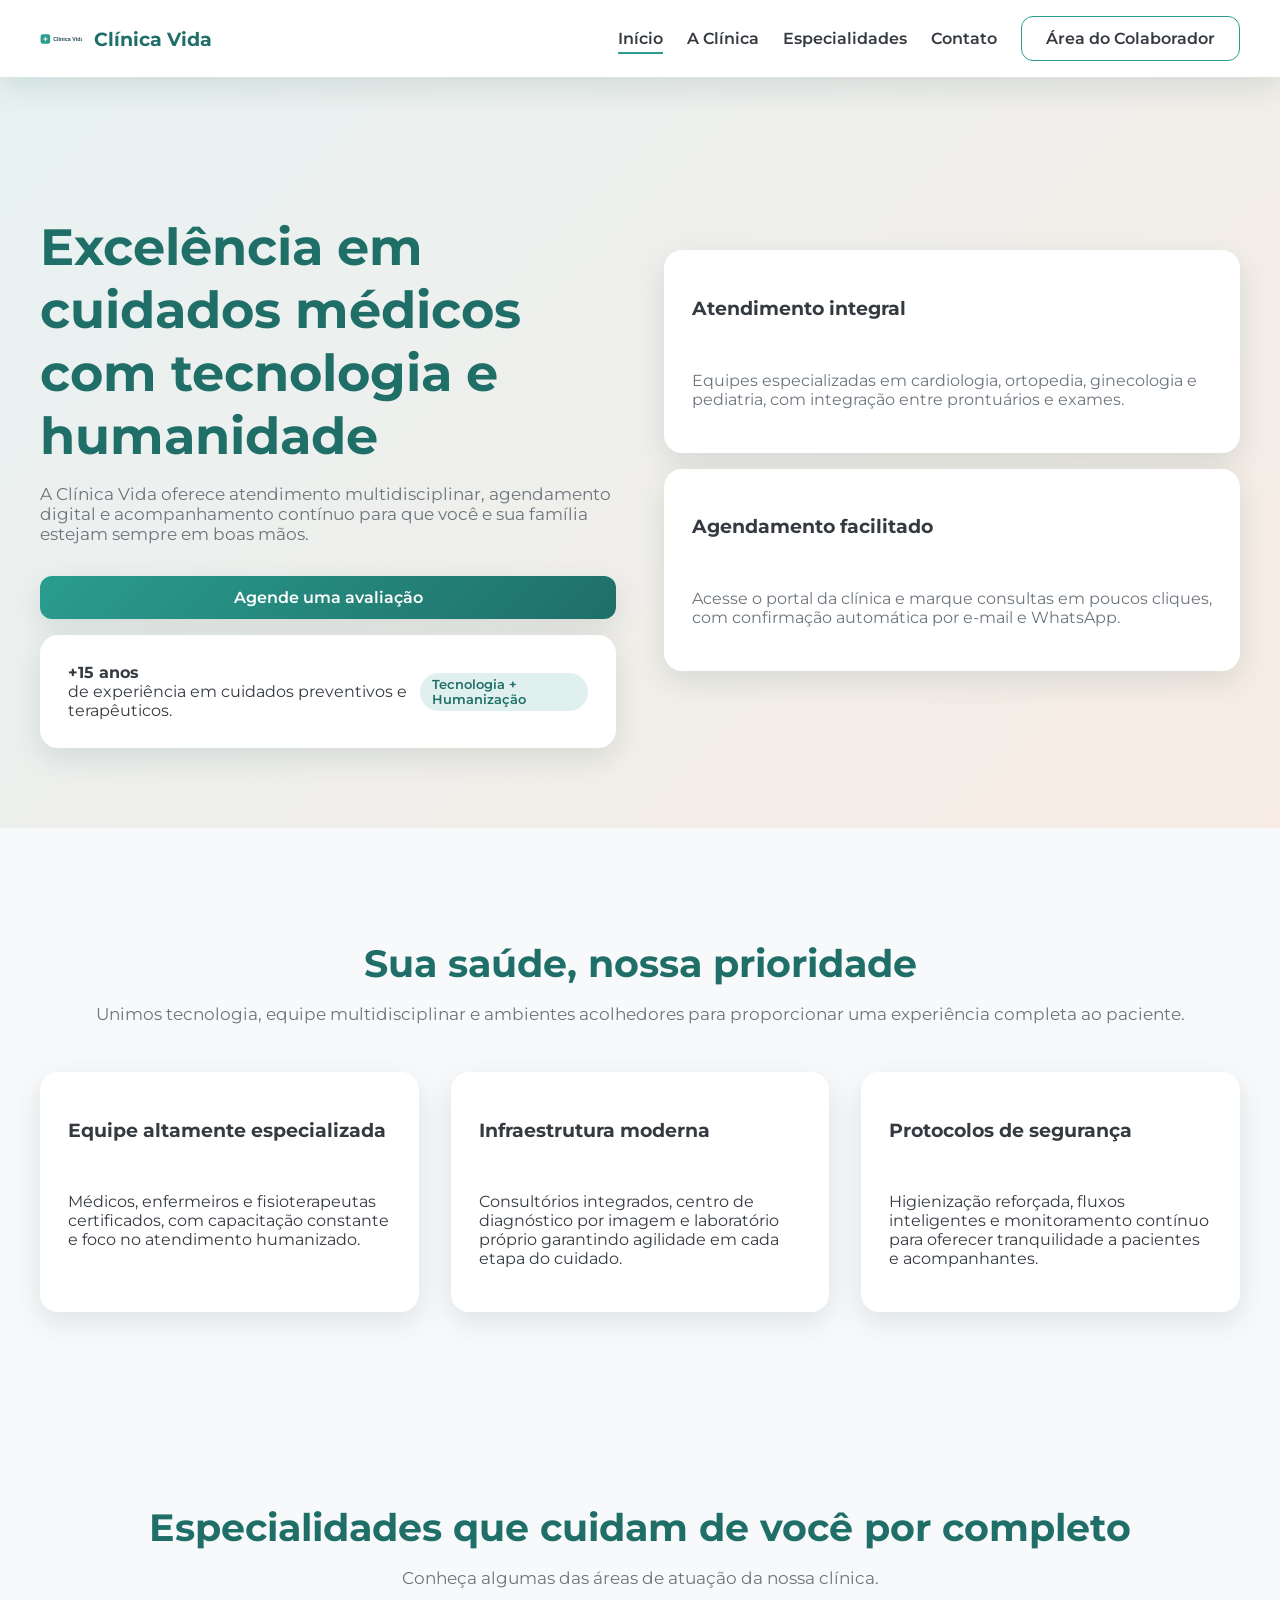
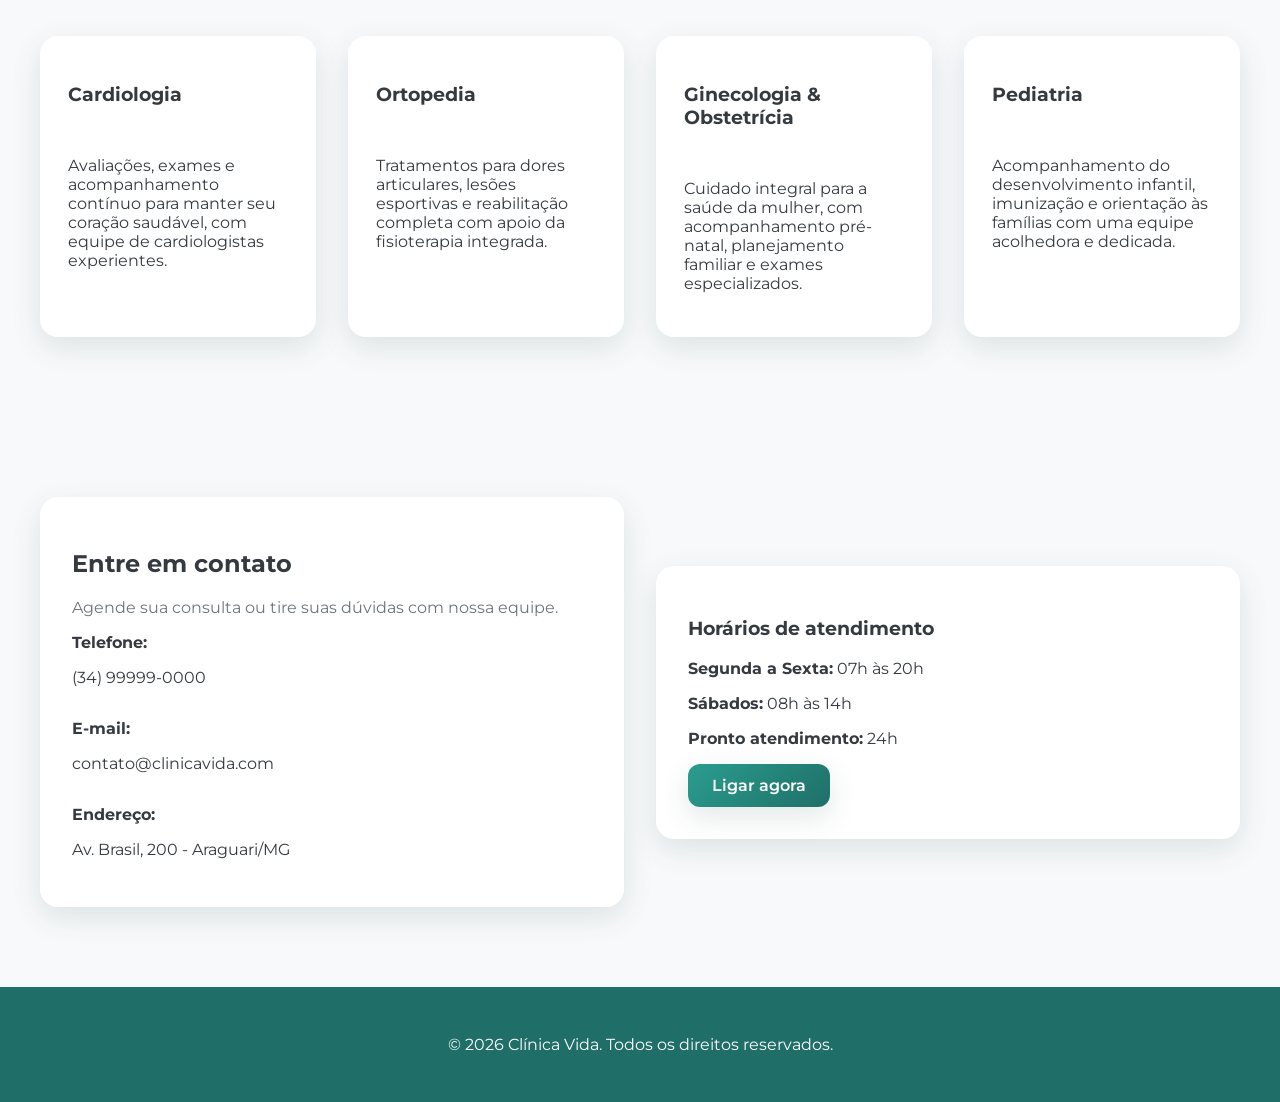
<file: clinica-medica-frontend/index.html>
<!DOCTYPE html>
<html lang="pt-BR">
<head>
  <meta charset="UTF-8" />
  <meta name="viewport" content="width=device-width, initial-scale=1.0" />
  <title>Clínica Vida | Cuidado completo para toda a família</title>
  <link rel="stylesheet" href="css/style.css" />
  <link rel="preconnect" href="https://fonts.googleapis.com" />
  <link rel="preconnect" href="https://fonts.gstatic.com" crossorigin />
  <link href="https://fonts.googleapis.com/css2?family=Montserrat:wght@400;500;600;700&display=swap" rel="stylesheet" />
</head>
<body>
  <header class="navbar">
    <div class="container">
      <a href="#inicio" class="navbar-brand">
        <img src="img/logo.svg" alt="Clínica Vida" width="42" height="42" />
        Clínica Vida
      </a>
      <nav class="navbar-links">
        <a href="#inicio" class="active">Início</a>
        <a href="#sobre">A Clínica</a>
        <a href="#especialidades">Especialidades</a>
        <a href="#contato">Contato</a>
        <a class="btn btn-outline" href="login.html">Área do Colaborador</a>
      </nav>
    </div>
  </header>

  <main>
    <section class="hero" id="inicio">
      <div class="container hero-grid">
        <div>
          <h1 class="hero-title">Excelência em cuidados médicos com tecnologia e humanidade</h1>
          <p class="hero-description">
            A Clínica Vida oferece atendimento multidisciplinar, agendamento digital
            e acompanhamento contínuo para que você e sua família estejam sempre em boas mãos.
          </p>
          <div class="stack">
            <a class="btn btn-primary" href="#contato">Agende uma avaliação</a>
            <div class="highlight-card">
              <div class="flex-between">
                <span>
                  <strong>+15 anos</strong><br />
                  de experiência em cuidados preventivos e terapêuticos.
                </span>
                <span class="tag">Tecnologia + Humanização</span>
              </div>
            </div>
          </div>
        </div>
        <div class="stack">
          <div class="highlight-card">
            <h3>Atendimento integral</h3>
            <p class="text-muted">
              Equipes especializadas em cardiologia, ortopedia, ginecologia e pediatria, com integração entre prontuários e exames.
            </p>
          </div>
          <div class="highlight-card">
            <h3>Agendamento facilitado</h3>
            <p class="text-muted">
              Acesse o portal da clínica e marque consultas em poucos cliques, com confirmação automática por e-mail e WhatsApp.
            </p>
          </div>
        </div>
      </div>
    </section>

    <section class="section" id="sobre">
      <div class="container">
        <div class="section-header">
          <h2 class="section-title">Sua saúde, nossa prioridade</h2>
          <p class="section-subtitle">
            Unimos tecnologia, equipe multidisciplinar e ambientes acolhedores para proporcionar uma experiência completa ao paciente.
          </p>
        </div>
        <div class="card-grid">
          <article class="card">
            <h3>Equipe altamente especializada</h3>
            <p>
              Médicos, enfermeiros e fisioterapeutas certificados, com capacitação constante e foco no atendimento humanizado.
            </p>
          </article>
          <article class="card">
            <h3>Infraestrutura moderna</h3>
            <p>
              Consultórios integrados, centro de diagnóstico por imagem e laboratório próprio garantindo agilidade em cada etapa do cuidado.
            </p>
          </article>
          <article class="card">
            <h3>Protocolos de segurança</h3>
            <p>
              Higienização reforçada, fluxos inteligentes e monitoramento contínuo para oferecer tranquilidade a pacientes e acompanhantes.
            </p>
          </article>
        </div>
      </div>
    </section>

    <section class="section" id="especialidades">
      <div class="container">
        <div class="section-header">
          <h2 class="section-title">Especialidades que cuidam de você por completo</h2>
          <p class="section-subtitle">
            Conheça algumas das áreas de atuação da nossa clínica.
          </p>
        </div>
        <div class="card-grid">
          <article class="card">
            <h3>Cardiologia</h3>
            <p>
              Avaliações, exames e acompanhamento contínuo para manter seu coração saudável, com equipe de cardiologistas experientes.
            </p>
          </article>
          <article class="card">
            <h3>Ortopedia</h3>
            <p>
              Tratamentos para dores articulares, lesões esportivas e reabilitação completa com apoio da fisioterapia integrada.
            </p>
          </article>
          <article class="card">
            <h3>Ginecologia &amp; Obstetrícia</h3>
            <p>
              Cuidado integral para a saúde da mulher, com acompanhamento pré-natal, planejamento familiar e exames especializados.
            </p>
          </article>
          <article class="card">
            <h3>Pediatria</h3>
            <p>
              Acompanhamento do desenvolvimento infantil, imunização e orientação às famílias com uma equipe acolhedora e dedicada.
            </p>
          </article>
        </div>
      </div>
    </section>

    <section class="section" id="contato">
      <div class="container contact-wrapper">
        <div class="contact-card">
          <h2>Entre em contato</h2>
          <p class="text-muted">Agende sua consulta ou tire suas dúvidas com nossa equipe.</p>
          <div class="stack">
            <div>
              <strong>Telefone:</strong>
              <p>(34) 99999-0000</p>
            </div>
            <div>
              <strong>E-mail:</strong>
              <p>contato@clinicavida.com</p>
            </div>
            <div>
              <strong>Endereço:</strong>
              <p>Av. Brasil, 200 - Araguari/MG</p>
            </div>
          </div>
        </div>
        <div class="contact-card">
          <h3>Horários de atendimento</h3>
          <ul class="stack" style="list-style: none; padding: 0;">
            <li><strong>Segunda a Sexta:</strong> 07h às 20h</li>
            <li><strong>Sábados:</strong> 08h às 14h</li>
            <li><strong>Pronto atendimento:</strong> 24h</li>
          </ul>
          <a class="btn btn-primary" href="tel:+5534999990000">Ligar agora</a>
        </div>
      </div>
    </section>
  </main>

  <footer class="footer">
    <div class="container">
      <p>&copy; <span id="year"></span> Clínica Vida. Todos os direitos reservados.</p>
    </div>
  </footer>

  <script src="js/jquery.min.js"></script>
  <script>
    document.getElementById('year').textContent = new Date().getFullYear();
  </script>
</body>
</html>
</file>
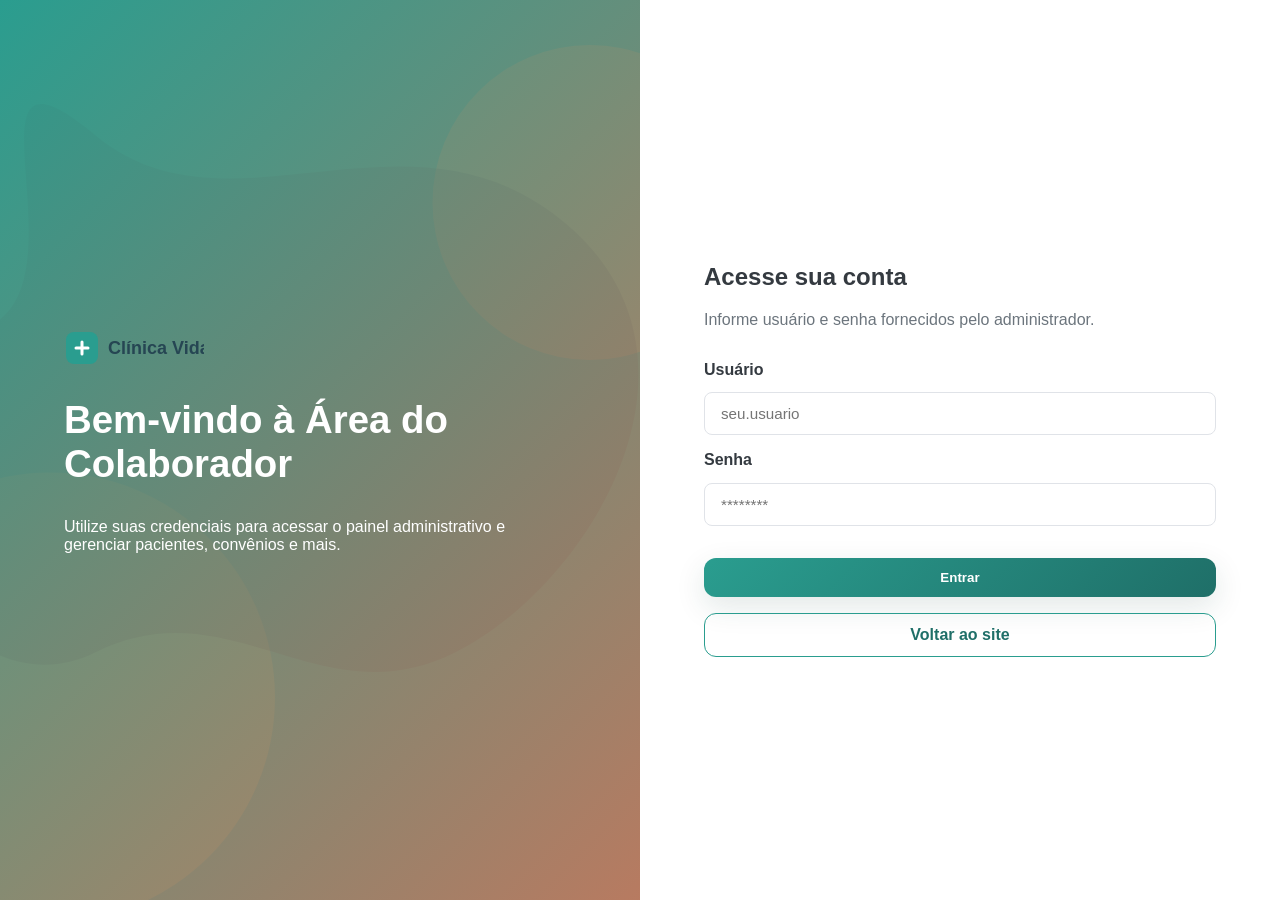
<file: clinica-medica-frontend/login.html>
<!DOCTYPE html>
<html lang="pt-BR">
<head>
  <meta charset="UTF-8" />
  <meta name="viewport" content="width=device-width, initial-scale=1.0" />
  <title>Login | Clínica Vida</title>
  <link rel="stylesheet" href="css/style.css" />
</head>
<body>
  <div class="login-wrapper">
    <section class="login-hero">
      <img src="img/logo.svg" alt="Clínica Vida" width="140" />
      <h1>Bem-vindo à Área do Colaborador</h1>
      <p>Utilize suas credenciais para acessar o painel administrativo e gerenciar pacientes, convênios e mais.</p>
    </section>
    <section class="login-form">
      <form id="login-form" class="stack">
        <div>
          <h2>Acesse sua conta</h2>
          <p class="text-muted">Informe usuário e senha fornecidos pelo administrador.</p>
        </div>
        <div class="form-group">
          <label for="usuario">Usuário</label>
          <input type="text" id="usuario" name="usuario" placeholder="seu.usuario" autocomplete="username" required />
        </div>
        <div class="form-group">
          <label for="senha">Senha</label>
          <input type="password" id="senha" name="senha" placeholder="********" autocomplete="current-password" required />
        </div>
        <div id="login-feedback"></div>
        <div class="form-actions">
          <button type="submit" class="btn btn-primary">Entrar</button>
          <a href="index.html" class="btn btn-outline">Voltar ao site</a>
        </div>
      </form>
    </section>
  </div>

  <script src="js/jquery.min.js"></script>
  <script src="js/api.js"></script>
  <script src="js/auth.js"></script>
</body>
</html>
</file>
<file: clinica-medica-frontend/css/style.css>
:root {
  --primary-color: #2a9d8f;
  --primary-dark: #1f6f68;
  --secondary-color: #f4a261;
  --accent-color: #e76f51;
  --neutral-100: #ffffff;
  --neutral-200: #f8f9fb;
  --neutral-300: #e0e3e8;
  --neutral-500: #6c757d;
  --neutral-700: #343a40;
  --shadow-soft: 0 10px 30px rgba(15, 64, 60, 0.12);
  --radius-lg: 18px;
  --radius-md: 12px;
  --radius-sm: 8px;
  --max-width: 1200px;
  font-family: 'Montserrat', 'Segoe UI', sans-serif;
}

* {
  box-sizing: border-box;
}

body {
  margin: 0;
  font-family: 'Montserrat', 'Segoe UI', sans-serif;
  color: var(--neutral-700);
  background: var(--neutral-200);
}

a {
  color: inherit;
  text-decoration: none;
}

a:hover {
  color: var(--primary-color);
}

img {
  max-width: 100%;
  display: block;
}

.container {
  width: min(95%, var(--max-width));
  margin: 0 auto;
}

.btn {
  display: inline-flex;
  align-items: center;
  justify-content: center;
  gap: 0.5rem;
  padding: 0.75rem 1.5rem;
  border-radius: var(--radius-md);
  border: none;
  cursor: pointer;
  font-weight: 600;
  transition: transform 0.2s ease, box-shadow 0.2s ease;
}

.btn-primary {
  background: linear-gradient(135deg, var(--primary-color), var(--primary-dark));
  color: var(--neutral-100);
  box-shadow: var(--shadow-soft);
}

.btn-primary:hover {
  transform: translateY(-1px);
}

.btn-secondary {
  background: var(--secondary-color);
  color: var(--neutral-100);
}

.btn-outline {
  background: transparent;
  color: var(--primary-dark);
  border: 1px solid var(--primary-color);
}

.btn-danger {
  background: var(--accent-color);
  color: var(--neutral-100);
}

.btn:disabled {
  opacity: 0.5;
  cursor: not-allowed;
}

input,
select,
textarea {
  width: 100%;
  padding: 0.75rem 1rem;
  border-radius: var(--radius-sm);
  border: 1px solid var(--neutral-300);
  background: var(--neutral-100);
  font-size: 0.95rem;
  transition: border-color 0.2s ease;
}

input:focus,
select:focus,
textarea:focus {
  outline: none;
  border-color: var(--primary-color);
}

label {
  display: block;
  font-weight: 600;
  margin-bottom: 0.35rem;
}

.table-wrapper {
  background: var(--neutral-100);
  border-radius: var(--radius-lg);
  box-shadow: var(--shadow-soft);
  overflow: hidden;
}

table {
  width: 100%;
  border-collapse: collapse;
}

th,
td {
  padding: 1rem;
  text-align: left;
  font-size: 0.95rem;
}

th {
  background: var(--neutral-200);
  color: var(--neutral-700);
  letter-spacing: 0.02em;
}

tr:nth-child(even) {
  background: rgba(42, 157, 143, 0.05);
}

.tag {
  display: inline-flex;
  align-items: center;
  padding: 0.25rem 0.75rem;
  border-radius: 999px;
  background: rgba(42, 157, 143, 0.15);
  color: var(--primary-dark);
  font-weight: 600;
  font-size: 0.8rem;
}

.status-badge {
  display: inline-flex;
  align-items: center;
  gap: 0.35rem;
  padding: 0.25rem 0.75rem;
  border-radius: 999px;
  font-weight: 600;
  font-size: 0.8rem;
}

.status-badge.success {
  background: rgba(42, 157, 143, 0.15);
  color: var(--primary-dark);
}

.status-badge.warning {
  background: rgba(244, 162, 97, 0.18);
  color: #8c501f;
}

.status-badge.danger {
  background: rgba(231, 111, 81, 0.2);
  color: #8c2b17;
}

.navbar {
  background: var(--neutral-100);
  box-shadow: var(--shadow-soft);
  position: sticky;
  top: 0;
  z-index: 100;
}

.navbar .container {
  display: flex;
  align-items: center;
  justify-content: space-between;
  padding: 1rem 0;
}

.navbar-brand {
  display: flex;
  align-items: center;
  gap: 0.75rem;
  font-size: 1.2rem;
  font-weight: 700;
  color: var(--primary-dark);
}

.navbar-links {
  display: flex;
  gap: 1.5rem;
  align-items: center;
}

.navbar-links a {
  font-weight: 600;
  color: var(--neutral-700);
  position: relative;
}

.navbar-links a::after {
  content: '';
  position: absolute;
  left: 0;
  bottom: -0.35rem;
  width: 100%;
  height: 2px;
  background: var(--primary-color);
  transform: scaleX(0);
  transform-origin: left;
  transition: transform 0.2s ease;
}

.navbar-links a:hover::after,
.navbar-links a.active::after {
  transform: scaleX(1);
}

.hero {
  background: linear-gradient(135deg, rgba(42, 157, 143, 0.08), rgba(244, 162, 97, 0.15));
  padding: 6rem 0 5rem;
}

.hero-grid {
  display: grid;
  grid-template-columns: repeat(auto-fit, minmax(280px, 1fr));
  gap: 3rem;
  align-items: center;
}

.hero-title {
  font-size: clamp(2.5rem, 4vw, 3.5rem);
  margin-bottom: 1rem;
  color: var(--primary-dark);
}

.hero-description {
  font-size: 1.05rem;
  color: var(--neutral-500);
  margin-bottom: 2rem;
}

.highlight-card {
  background: var(--neutral-100);
  border-radius: var(--radius-lg);
  padding: 1.75rem;
  box-shadow: var(--shadow-soft);
  display: flex;
  flex-direction: column;
  gap: 1rem;
}

.section {
  padding: 5rem 0;
}

.section-header {
  text-align: center;
  margin-bottom: 3rem;
}

.section-title {
  font-size: clamp(2rem, 3vw, 2.75rem);
  color: var(--primary-dark);
  margin-bottom: 1rem;
}

.section-subtitle {
  color: var(--neutral-500);
  font-size: 1.05rem;
}

.card-grid {
  display: grid;
  grid-template-columns: repeat(auto-fit, minmax(250px, 1fr));
  gap: 2rem;
}

.card {
  background: var(--neutral-100);
  border-radius: var(--radius-lg);
  box-shadow: var(--shadow-soft);
  padding: 1.75rem;
  display: flex;
  flex-direction: column;
  gap: 1rem;
}

.contact-wrapper {
  display: grid;
  grid-template-columns: repeat(auto-fit, minmax(320px, 1fr));
  gap: 2rem;
  align-items: center;
}

.contact-card {
  background: var(--neutral-100);
  border-radius: var(--radius-lg);
  padding: 2rem;
  box-shadow: var(--shadow-soft);
}

.footer {
  background: var(--primary-dark);
  color: var(--neutral-100);
  text-align: center;
  padding: 2rem 0;
}

/* Login */
.login-wrapper {
  min-height: 100vh;
  display: grid;
  grid-template-columns: repeat(auto-fit, minmax(360px, 1fr));
}

.login-hero {
  background: linear-gradient(135deg, rgba(42, 157, 143, 0.85), rgba(231, 111, 81, 0.75)),
    url('../img/login-bg.svg') center/cover;
  color: var(--neutral-100);
  display: flex;
  flex-direction: column;
  justify-content: center;
  padding: 4rem;
}

.login-hero h1 {
  font-size: clamp(2rem, 3vw, 2.8rem);
  margin-bottom: 1rem;
}

.login-form {
  background: var(--neutral-100);
  display: flex;
  flex-direction: column;
  justify-content: center;
  padding: clamp(2rem, 5vw, 4rem);
  gap: 1.5rem;
}

.form-group {
  display: flex;
  flex-direction: column;
  gap: 0.5rem;
}

.form-actions {
  display: flex;
  flex-direction: column;
  gap: 1rem;
}

.alert {
  border-radius: var(--radius-sm);
  padding: 0.85rem 1rem;
  font-size: 0.9rem;
  font-weight: 600;
}

.alert-danger {
  background: rgba(231, 111, 81, 0.15);
  color: #8c2b17;
}

/* Admin Layout */
.admin-layout {
  min-height: 100vh;
  display: grid;
  grid-template-columns: 260px 1fr;
}

.sidebar {
  background: var(--neutral-100);
  padding: 2rem 1.5rem;
  display: flex;
  flex-direction: column;
  gap: 2rem;
  box-shadow: inset -1px 0 0 #ececec;
}

.sidebar .brand {
  display: flex;
  align-items: center;
  gap: 0.75rem;
  font-weight: 700;
  color: var(--primary-dark);
  font-size: 1.25rem;
}

.sidebar nav {
  display: flex;
  flex-direction: column;
  gap: 0.35rem;
}

.sidebar a {
  padding: 0.75rem 1rem;
  border-radius: var(--radius-sm);
  color: var(--neutral-500);
  font-weight: 600;
  transition: background 0.2s ease, color 0.2s ease;
}

.sidebar a.active,
.sidebar a:hover {
  background: rgba(42, 157, 143, 0.12);
  color: var(--primary-dark);
}

.admin-main {
  background: linear-gradient(180deg, rgba(42, 157, 143, 0.08), transparent 120px);
  padding: 2.5rem;
}

.admin-header {
  display: flex;
  align-items: center;
  justify-content: space-between;
  margin-bottom: 2.5rem;
}

.breadcrumb {
  display: flex;
  gap: 0.75rem;
  align-items: center;
  color: var(--neutral-500);
  font-size: 0.9rem;
}

.dashboard-grid {
  display: grid;
  grid-template-columns: repeat(auto-fit, minmax(230px, 1fr));
  gap: 1.5rem;
}

.metric-card {
  background: var(--neutral-100);
  border-radius: var(--radius-lg);
  padding: 1.5rem;
  box-shadow: var(--shadow-soft);
  display: flex;
  flex-direction: column;
  gap: 0.5rem;
}

.metric-value {
  font-size: 2.2rem;
  font-weight: 700;
  color: var(--primary-dark);
}

.metric-label {
  color: var(--neutral-500);
}

.grid-2col {
  display: grid;
  grid-template-columns: repeat(auto-fit, minmax(280px, 1fr));
  gap: 2rem;
}

.section-card {
  background: var(--neutral-100);
  border-radius: var(--radius-lg);
  box-shadow: var(--shadow-soft);
  padding: 1.5rem;
}

.table-actions {
  display: flex;
  gap: 0.5rem;
}

.inline-form {
  display: grid;
  grid-template-columns: repeat(auto-fit, minmax(200px, 1fr));
  gap: 1rem;
}

.permission-grid {
  display: grid;
  grid-template-columns: repeat(auto-fit, minmax(240px, 1fr));
  gap: 1rem;
}

.permission-card {
  border: 1px solid var(--neutral-300);
  border-radius: var(--radius-sm);
  padding: 1rem;
  background: var(--neutral-100);
}

.permission-card h4 {
  margin: 0 0 0.75rem;
  font-size: 1rem;
}

.permission-card label {
  font-weight: 500;
}

.toggle {
  display: flex;
  align-items: center;
  gap: 0.5rem;
}

.toggle input[type='checkbox'] {
  width: auto;
}

/* Modal */
.modal-overlay {
  position: fixed;
  inset: 0;
  background: rgba(16, 36, 35, 0.5);
  display: none;
  align-items: center;
  justify-content: center;
  padding: 1.5rem;
  z-index: 200;
}

.modal-overlay.is-open {
  display: flex;
}

.modal {
  background: var(--neutral-100);
  border-radius: var(--radius-lg);
  box-shadow: var(--shadow-soft);
  max-width: 640px;
  width: 100%;
  max-height: 90vh;
  overflow-y: auto;
  padding: 2rem;
  display: flex;
  flex-direction: column;
  gap: 1.5rem;
}

.modal-header {
  display: flex;
  align-items: center;
  justify-content: space-between;
}

.modal-title {
  font-size: 1.4rem;
  font-weight: 700;
  color: var(--primary-dark);
}

.modal-close {
  background: transparent;
  border: none;
  font-size: 1.5rem;
  cursor: pointer;
  color: var(--neutral-500);
}

.modal-body {
  display: grid;
  grid-template-columns: repeat(auto-fit, minmax(220px, 1fr));
  gap: 1rem;
}

.modal-footer {
  display: flex;
  justify-content: flex-end;
  gap: 0.75rem;
}

/* Utilities */
.text-muted {
  color: var(--neutral-500);
}

.text-right {
  text-align: right;
}

.mb-2 {
  margin-bottom: 2rem;
}

.mt-2 {
  margin-top: 2rem;
}

.badge {
  display: inline-block;
  padding: 0.25rem 0.75rem;
  border-radius: 999px;
  font-size: 0.75rem;
  font-weight: 600;
  background: rgba(42, 157, 143, 0.15);
  color: var(--primary-dark);
}

.badge.secondary {
  background: rgba(244, 162, 97, 0.2);
  color: #8c501f;
}

.badge.neutral {
  background: rgba(108, 117, 125, 0.15);
  color: var(--neutral-500);
}

.flex-between {
  display: flex;
  align-items: center;
  justify-content: space-between;
}

.flex-end {
  display: flex;
  justify-content: flex-end;
}

.stack {
  display: flex;
  flex-direction: column;
  gap: 1rem;
}

.grid-auto {
  display: grid;
  gap: 1rem;
}

@media (max-width: 960px) {
  .admin-layout {
    grid-template-columns: 1fr;
  }

  .sidebar {
    flex-direction: row;
    flex-wrap: wrap;
    gap: 1rem;
    align-items: center;
    justify-content: space-between;
  }

  .sidebar nav {
    flex-direction: row;
    flex-wrap: wrap;
    gap: 0.5rem;
  }

  .admin-main {
    padding: 1.5rem;
  }
}

@media (max-width: 720px) {
  .navbar .container {
    flex-direction: column;
    gap: 1rem;
  }

  .hero {
    padding: 5rem 0 4rem;
  }

  .admin-header {
    flex-direction: column;
    gap: 1rem;
    align-items: flex-start;
  }

  .modal {
    padding: 1.5rem;
  }

  .modal-body {
    grid-template-columns: 1fr;
  }
}

.toast {
  position: fixed;
  bottom: 2rem;
  right: 2rem;
  padding: 1rem 1.25rem;
  border-radius: var(--radius-sm);
  background: var(--primary-dark);
  color: var(--neutral-100);
  box-shadow: var(--shadow-soft);
  opacity: 0;
  transform: translateY(10px);
  transition: opacity 0.3s ease, transform 0.3s ease;
  z-index: 300;
}

.toast.is-visible {
  opacity: 1;
  transform: translateY(0);
}

.toast-error {
  background: var(--accent-color);
}

.toast-warning {
  background: var(--secondary-color);
}
</file>
